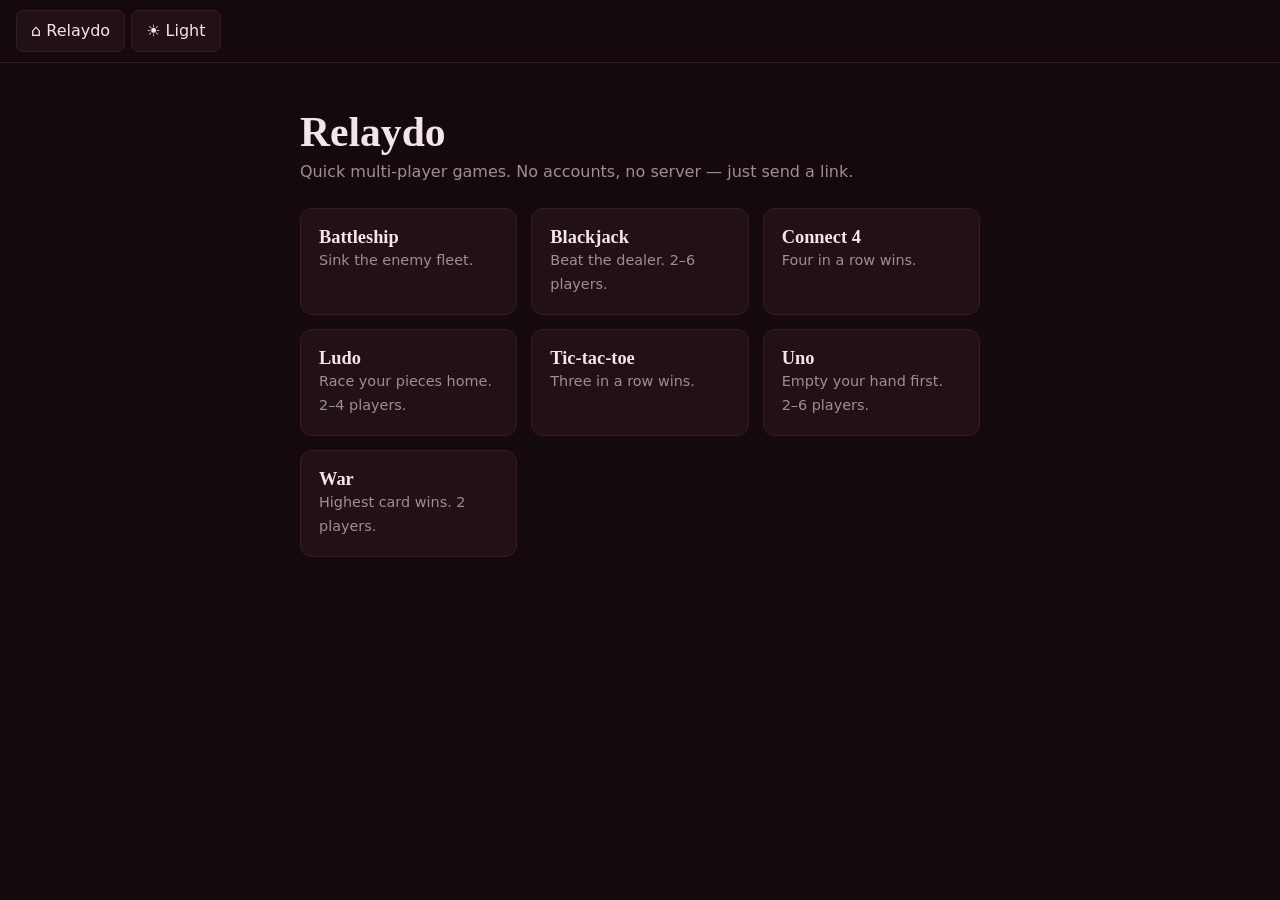
<file: index.html>
<!doctype html><html lang="en"><head><meta charset="utf-8"><meta name="viewport" content="width=device-width,initial-scale=1">
<title>Relaydo · tiny multiplayer games over Nostr</title><link rel="stylesheet" href="css/style.css"><script src="js/theme.js"></script></head><body>
<header class="bar" id="bar"></header>
<main class="wrap"><h1>Relaydo</h1>
<p class="lead">Quick multi-player games. No accounts, no server — just send a link.</p>
<div class="grid">
 <a class="card" href="battleship/"><b>Battleship</b><span>Sink the enemy fleet.</span></a>
 <a class="card" href="blackjack/"><b>Blackjack</b><span>Beat the dealer. 2–6 players.</span></a>
 <a class="card" href="connect4/"><b>Connect 4</b><span>Four in a row wins.</span></a>
 <a class="card" href="ludo/"><b>Ludo</b><span>Race your pieces home. 2–4 players.</span></a>
 <a class="card" href="tictactoe/"><b>Tic-tac-toe</b><span>Three in a row wins.</span></a>
 <a class="card" href="uno/"><b>Uno</b><span>Empty your hand first. 2–6 players.</span></a>
 <a class="card" href="war/"><b>War</b><span>Highest card wins. 2 players.</span></a>
</div></main>
<script>document.getElementById('bar').appendChild(leftCluster('./'))</script>
</body></html>
</file>
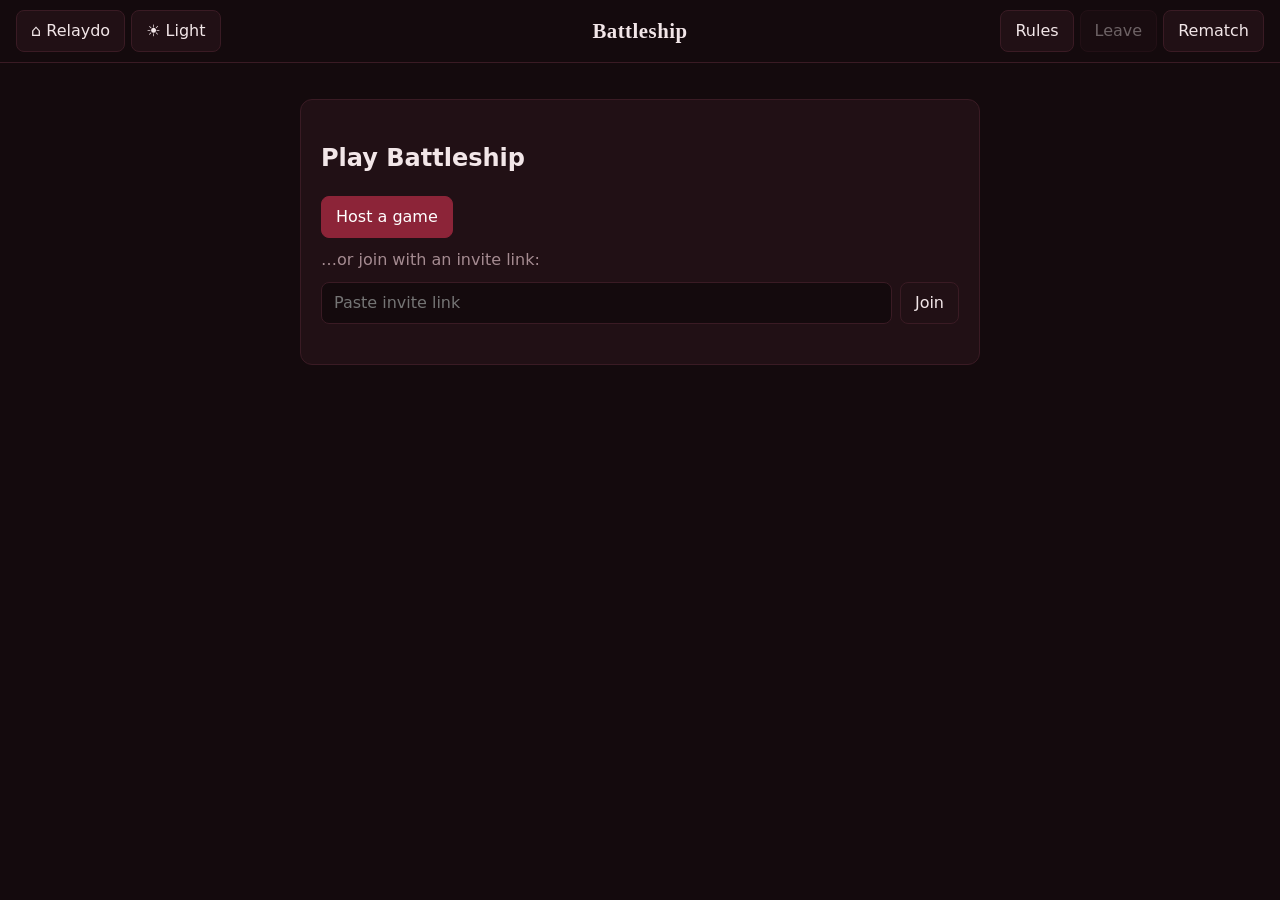
<file: battleship/index.html>
<!doctype html><html lang="en"><head><meta charset="utf-8"><meta name="viewport" content="width=device-width,initial-scale=1">
<title>Battleship · Relaydo</title><link rel="stylesheet" href="../css/style.css"><script src="../js/theme.js"></script><link rel="stylesheet" href="battleship.css"></head><body>
<header class="bar" id="bar"></header>
<main class="wrap">
 <section id="lobby" class="panel">
  <div id="choose"><h2>Play Battleship</h2>
   <div class="row"><button id="host" class="primary">Host a game</button></div>
   <p class="status">…or join with an invite link:</p>
   <div class="row"><input type="text" id="joinlink" placeholder="Paste invite link"><button id="join">Join</button></div></div>
  <div id="invite-box" class="hidden"><div class="row"><input type="text" id="invite" readonly><button id="copy">Copy</button></div></div>
  <div class="row"><button id="start" class="primary hidden">Start game</button></div>
  <p class="status" id="status"></p><p class="status" id="relays"></p>
 </section>
 <section id="game" class="hidden">
  <div class="turn" id="gstatus"></div><div class="status" id="log" style="text-align:center"></div>
  <div id="setup" class="panel"><p class="status">Pick a ship, then click the grid to place it (click a placed ship to pick it up again). Or let the app shuffle for you.</p>
   <div class="row" id="ships"></div>
   <div class="row"><button id="rot">Direction: Horizontal</button><button id="rand">🎲 Random</button><button id="clear">Clear</button><button id="ready" class="primary" disabled>Ready</button></div></div>
  <div id="enemywrap" class="hidden"><h3>Enemy waters</h3><div id="enemy" class="bs"></div></div>
  <h3>Your fleet</h3><div id="own" class="bs"></div>
 </section>
 <dialog id="rules"></dialog>
</main>
<script type="module" src="battleship.js"></script></body></html>
</file>
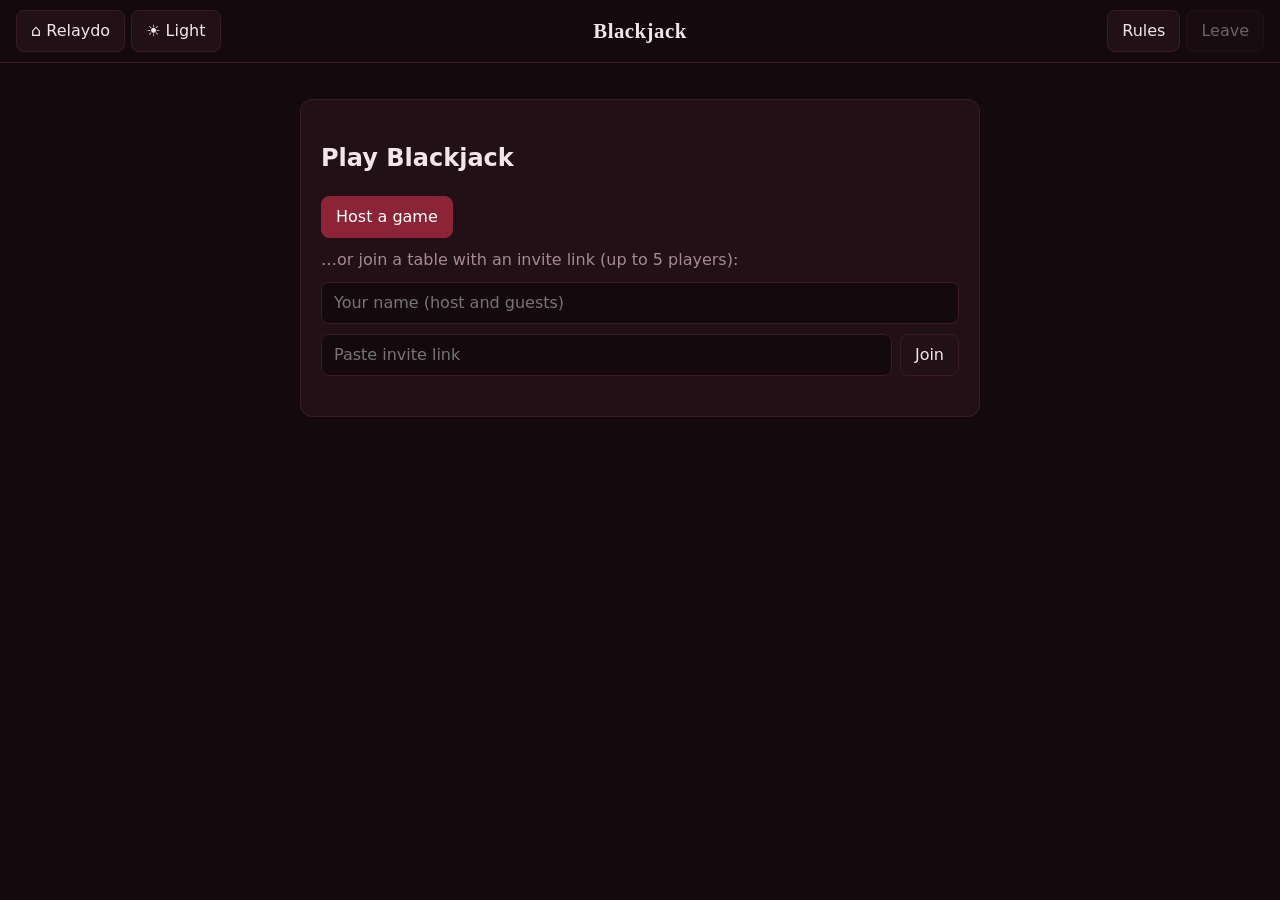
<file: blackjack/index.html>
<!doctype html><html lang="en"><head><meta charset="utf-8"><meta name="viewport" content="width=device-width,initial-scale=1">
<title>Blackjack · Relaydo</title><link rel="stylesheet" href="../css/style.css"><script src="../js/theme.js"></script><link rel="stylesheet" href="blackjack.css"></head><body>
<header class="bar" id="bar"></header>
<main class="wrap">
 <section id="lobby" class="panel">
  <div id="choose"><h2>Play Blackjack</h2>
   <div class="row"><button id="host" class="primary">Host a game</button></div>
   <p class="status">…or join a table with an invite link (up to 5 players):</p>
   <div class="row"><input type="text" id="myname" maxlength="16" placeholder="Your name (host and guests)"></div>
   <div class="row"><input type="text" id="joinlink" placeholder="Paste invite link"><button id="join">Join</button></div></div>
  <div id="invite-box" class="hidden"><div class="row"><input type="text" id="invite" readonly><button id="copy">Copy</button></div></div>
  <div class="row"><button id="start" class="primary hidden">Start game</button></div>
  <p class="status" id="status"></p><p class="status" id="relays"></p>
 </section>
 <section id="game" class="hidden"><div class="turn" id="gstatus"></div>
  <div class="seat" id="dealer"></div><div id="seats"></div>
  <div class="row ctl"><button id="deal" class="primary hidden">Deal</button><button id="hit" class="primary hidden">Hit</button><button id="stand" class="hidden">Stand</button></div>
 </section>
 <dialog id="rules"></dialog>
</main>
<script type="module" src="blackjack.js"></script></body></html>
</file>
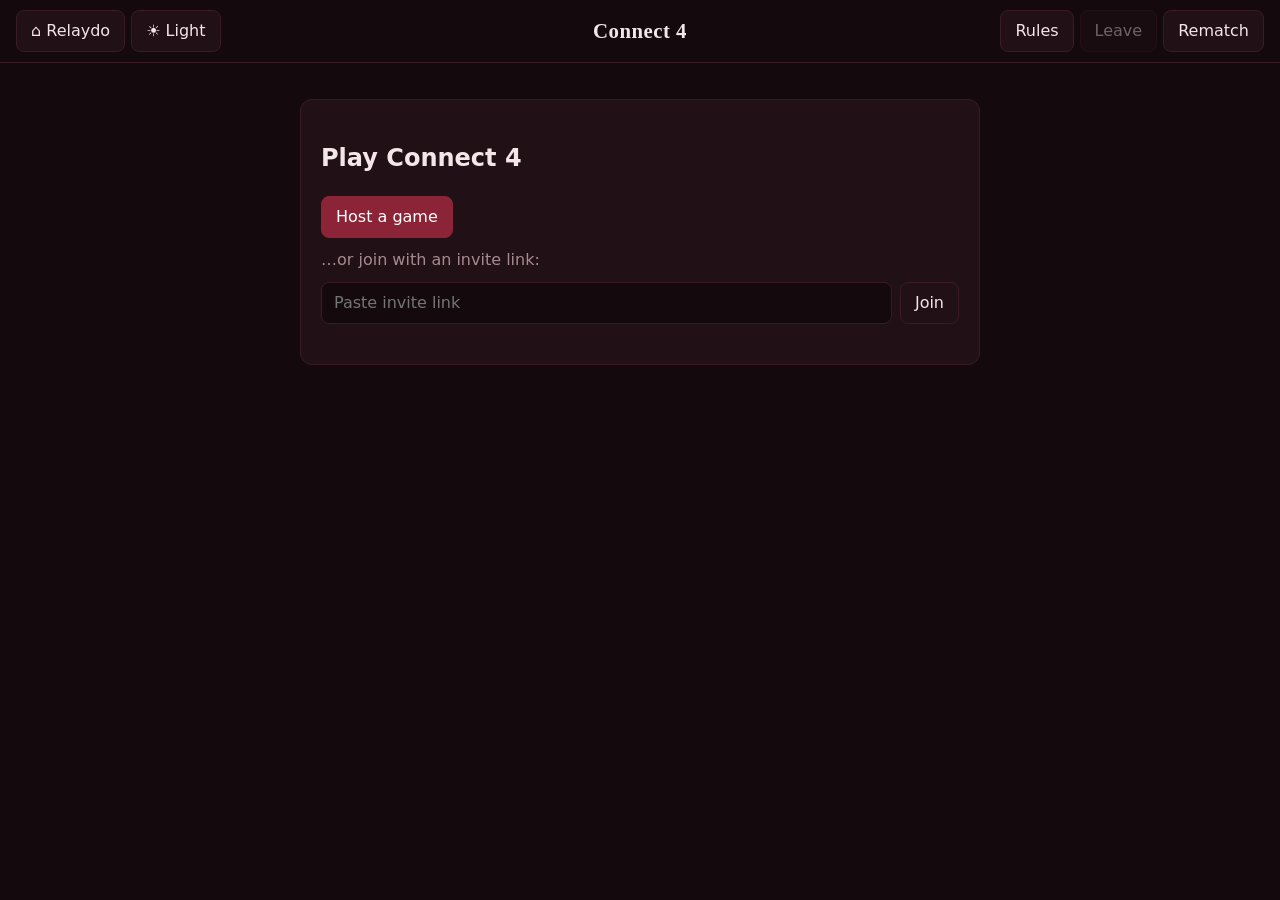
<file: connect4/index.html>
<!doctype html><html lang="en"><head><meta charset="utf-8"><meta name="viewport" content="width=device-width,initial-scale=1">
<title>Connect 4 · Relaydo</title><link rel="stylesheet" href="../css/style.css"><script src="../js/theme.js"></script><link rel="stylesheet" href="connect4.css"></head><body>
<header class="bar" id="bar"></header>
<main class="wrap">
 <section id="lobby" class="panel">
  <div id="choose"><h2>Play Connect 4</h2>
   <div class="row"><button id="host" class="primary">Host a game</button></div>
   <p class="status">…or join with an invite link:</p>
   <div class="row"><input type="text" id="joinlink" placeholder="Paste invite link"><button id="join">Join</button></div></div>
  <div id="invite-box" class="hidden"><div class="row"><input type="text" id="invite" readonly><button id="copy">Copy</button></div></div>
  <div class="row"><button id="start" class="primary hidden">Start game</button></div>
  <p class="status" id="status"></p><p class="status" id="relays"></p>
 </section>
 <section id="game" class="hidden"><div class="turn" id="gstatus"></div><div id="board"></div></section>
 <dialog id="rules"></dialog>
</main>
<script type="module" src="connect4.js"></script></body></html>
</file>
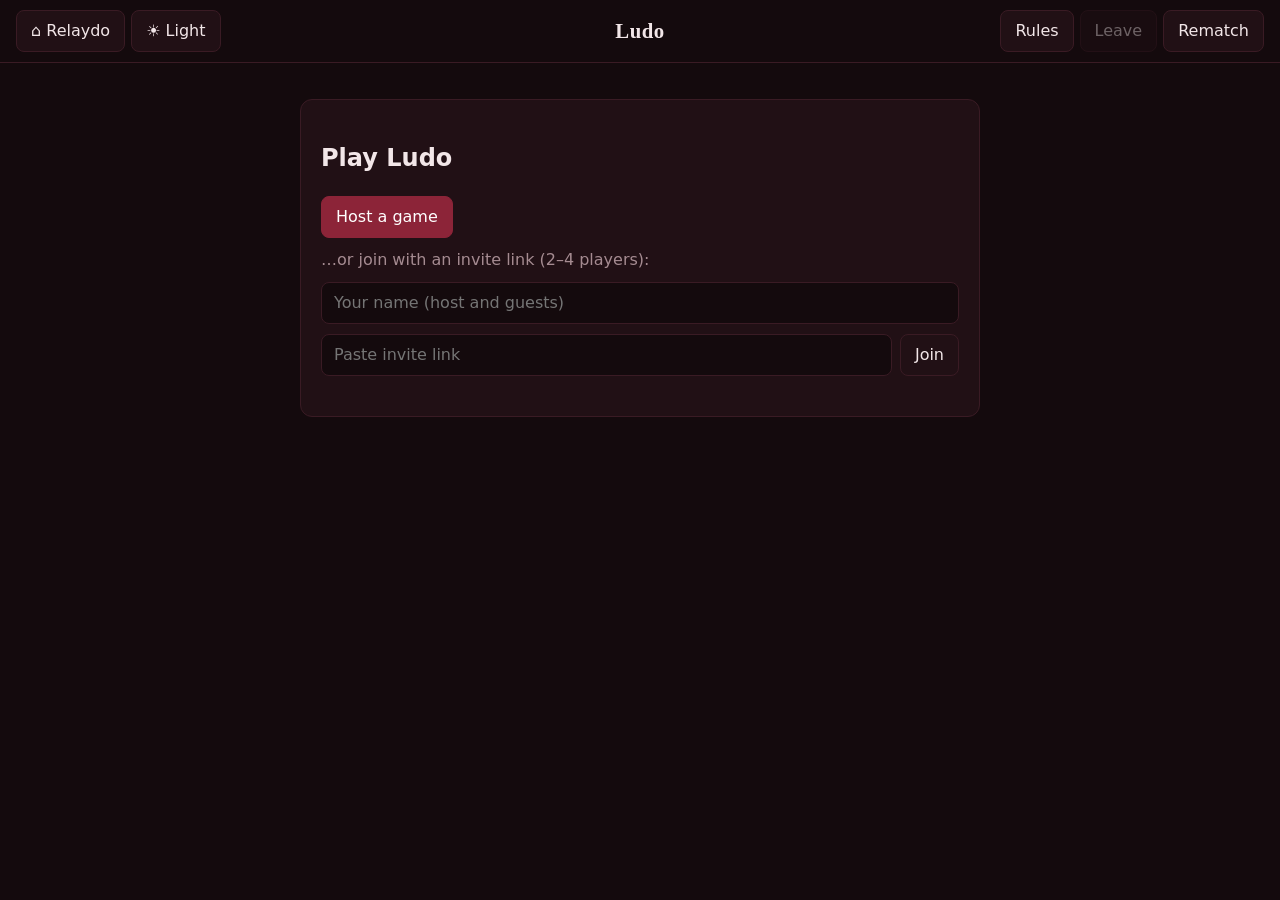
<file: ludo/index.html>
<!doctype html><html lang="en"><head><meta charset="utf-8"><meta name="viewport" content="width=device-width,initial-scale=1">
<title>Ludo · Relaydo</title><link rel="stylesheet" href="../css/style.css"><script src="../js/theme.js"></script><link rel="stylesheet" href="ludo.css"></head><body>
<header class="bar" id="bar"></header>
<main class="wrap">
 <section id="lobby" class="panel">
  <div id="choose"><h2>Play Ludo</h2>
   <div class="row"><button id="host" class="primary">Host a game</button></div>
   <p class="status">…or join with an invite link (2–4 players):</p>
   <div class="row"><input type="text" id="myname" maxlength="16" placeholder="Your name (host and guests)"></div>
   <div class="row"><input type="text" id="joinlink" placeholder="Paste invite link"><button id="join">Join</button></div></div>
  <div id="invite-box" class="hidden"><div class="row"><input type="text" id="invite" readonly><button id="copy">Copy</button></div></div>
  <div class="row"><button id="start" class="primary hidden">Start game</button></div>
  <p class="status" id="status"></p><p class="status" id="relays"></p>
 </section>
 <section id="game" class="hidden"><div class="turn" id="gstatus"></div>
  <div class="plist" id="plist"></div>
  <div class="status" id="log" style="text-align:center"></div>
  <div id="board"></div>
 </section>
 <dialog id="rules"></dialog>
</main>
<script type="module" src="ludo.js"></script></body></html>
</file>
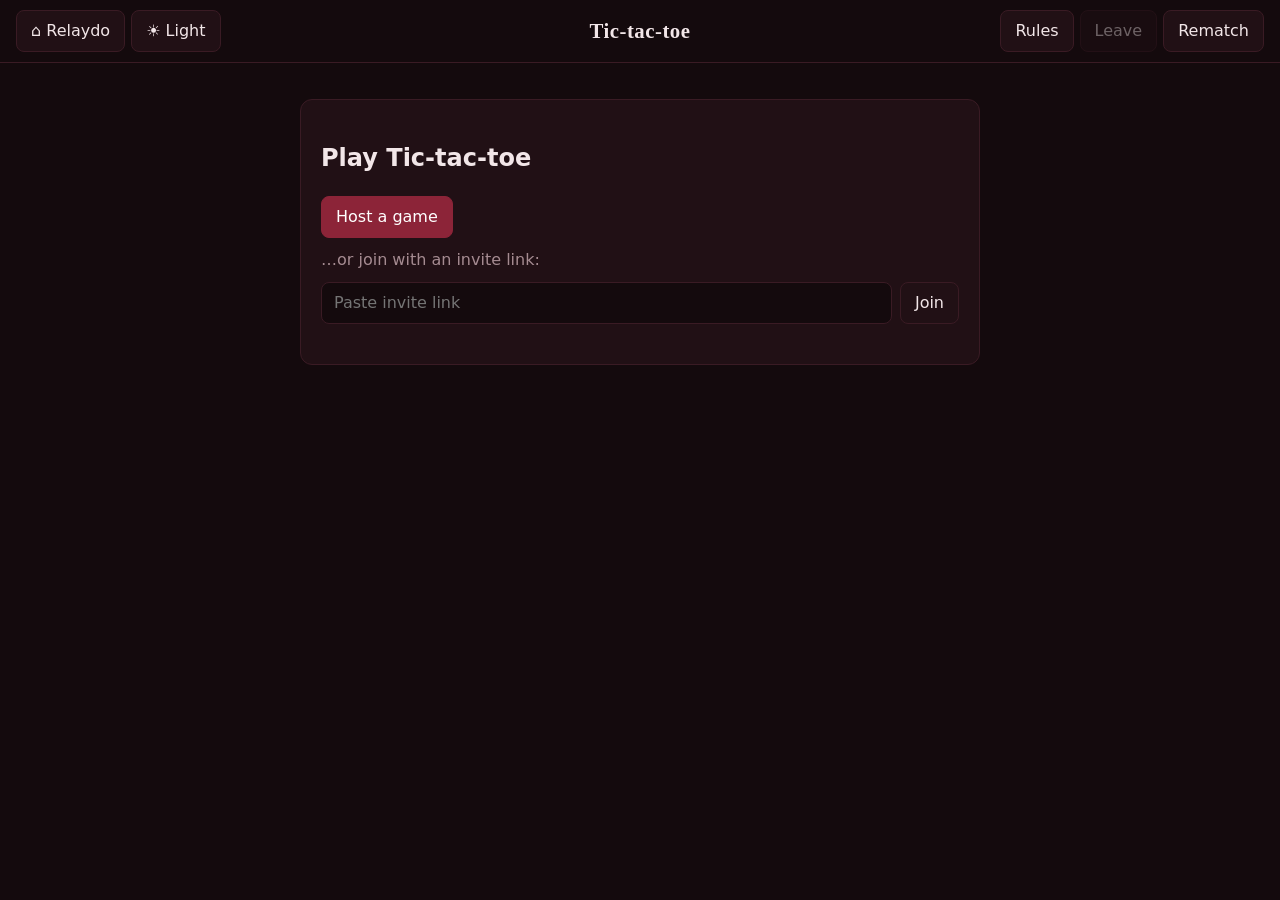
<file: tictactoe/index.html>
<!doctype html><html lang="en"><head><meta charset="utf-8"><meta name="viewport" content="width=device-width,initial-scale=1">
<title>Tic-tac-toe · Relaydo</title><link rel="stylesheet" href="../css/style.css"><script src="../js/theme.js"></script><link rel="stylesheet" href="tictactoe.css"></head><body>
<header class="bar" id="bar"></header>
<main class="wrap">
 <section id="lobby" class="panel">
  <div id="choose"><h2>Play Tic-tac-toe</h2>
   <div class="row"><button id="host" class="primary">Host a game</button></div>
   <p class="status">…or join with an invite link:</p>
   <div class="row"><input type="text" id="joinlink" placeholder="Paste invite link"><button id="join">Join</button></div></div>
  <div id="invite-box" class="hidden"><div class="row"><input type="text" id="invite" readonly><button id="copy">Copy</button></div></div>
  <div class="row"><button id="start" class="primary hidden">Start game</button></div>
  <p class="status" id="status"></p><p class="status" id="relays"></p>
 </section>
 <section id="game" class="hidden"><div class="turn" id="gstatus"></div><div id="ttt"></div></section>
 <dialog id="rules"></dialog>
</main>
<script type="module" src="tictactoe.js"></script></body></html>
</file>
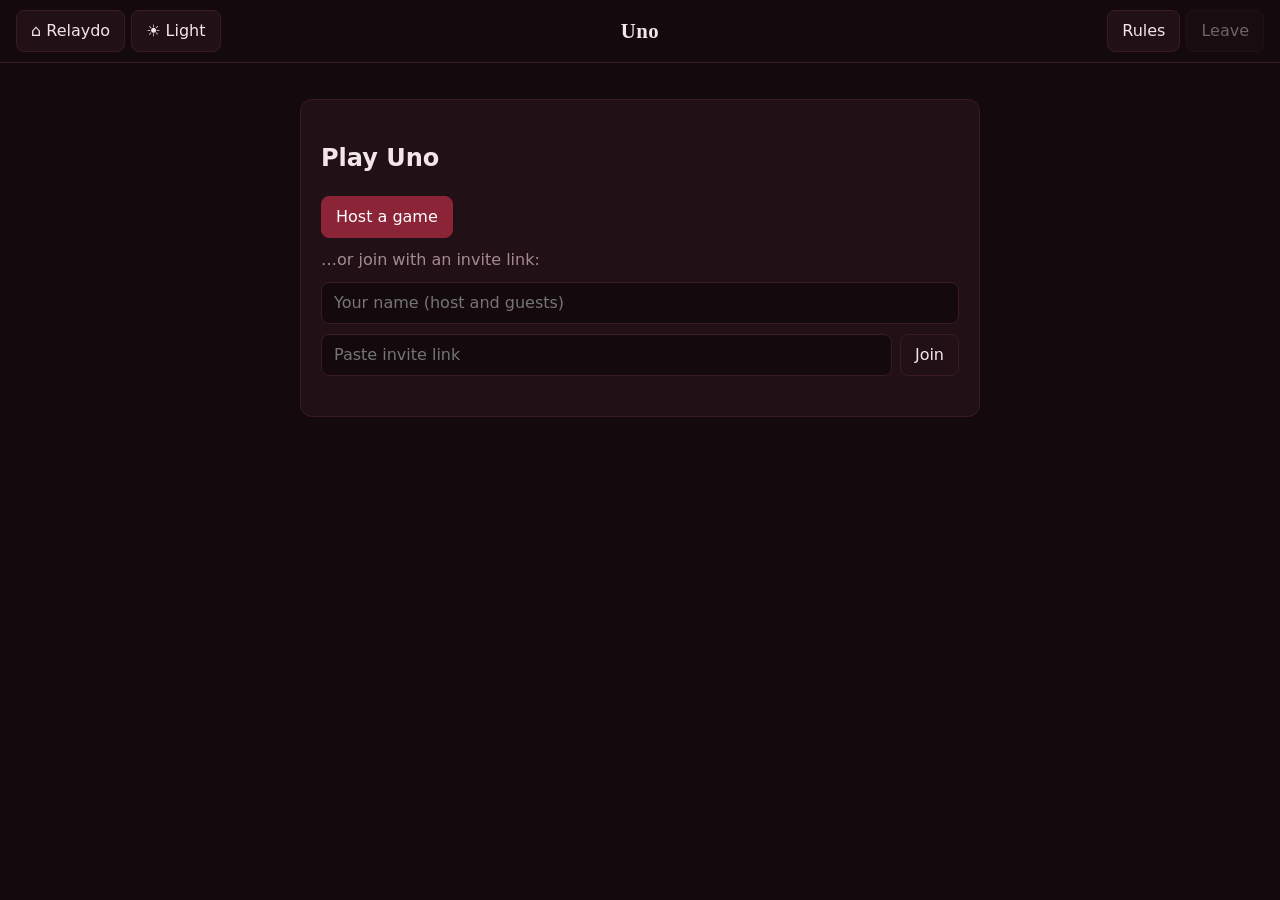
<file: uno/index.html>
<!doctype html><html lang="en"><head><meta charset="utf-8"><meta name="viewport" content="width=device-width,initial-scale=1">
<title>Uno · Relaydo</title><link rel="stylesheet" href="../css/style.css"><script src="../js/theme.js"></script><link rel="stylesheet" href="uno.css"></head><body>
<header class="bar" id="bar"></header>
<main class="wrap">
 <section id="lobby" class="panel">
  <div id="choose"><h2>Play Uno</h2>
   <div class="row"><button id="host" class="primary">Host a game</button></div>
   <p class="status">…or join with an invite link:</p>
   <div class="row"><input type="text" id="myname" maxlength="16" placeholder="Your name (host and guests)"></div>
   <div class="row"><input type="text" id="joinlink" placeholder="Paste invite link"><button id="join">Join</button></div></div>
  <div id="invite-box" class="hidden"><div class="row"><input type="text" id="invite" readonly><button id="copy">Copy</button></div></div>
  <div class="row"><button id="start" class="primary hidden">Start game</button></div>
  <p class="status" id="status"></p><p class="status" id="relays"></p>
 </section>
 <section id="game" class="hidden"><div class="turn" id="gstatus"></div>
  <div id="plist" class="plist"></div>
  <div class="tablecard"><div id="topcard"></div></div>
  <div id="colors" class="row ctl hidden"></div>
  <div class="row ctl"><button id="deal" class="primary hidden">Start round</button><button id="draw" class="hidden">Draw</button><button id="pass" class="hidden">Pass</button></div>
  <h3>Your hand</h3><div id="hand" class="hand"></div>
 </section>
 <dialog id="rules"></dialog>
</main>
<script type="module" src="uno.js"></script></body></html>
</file>
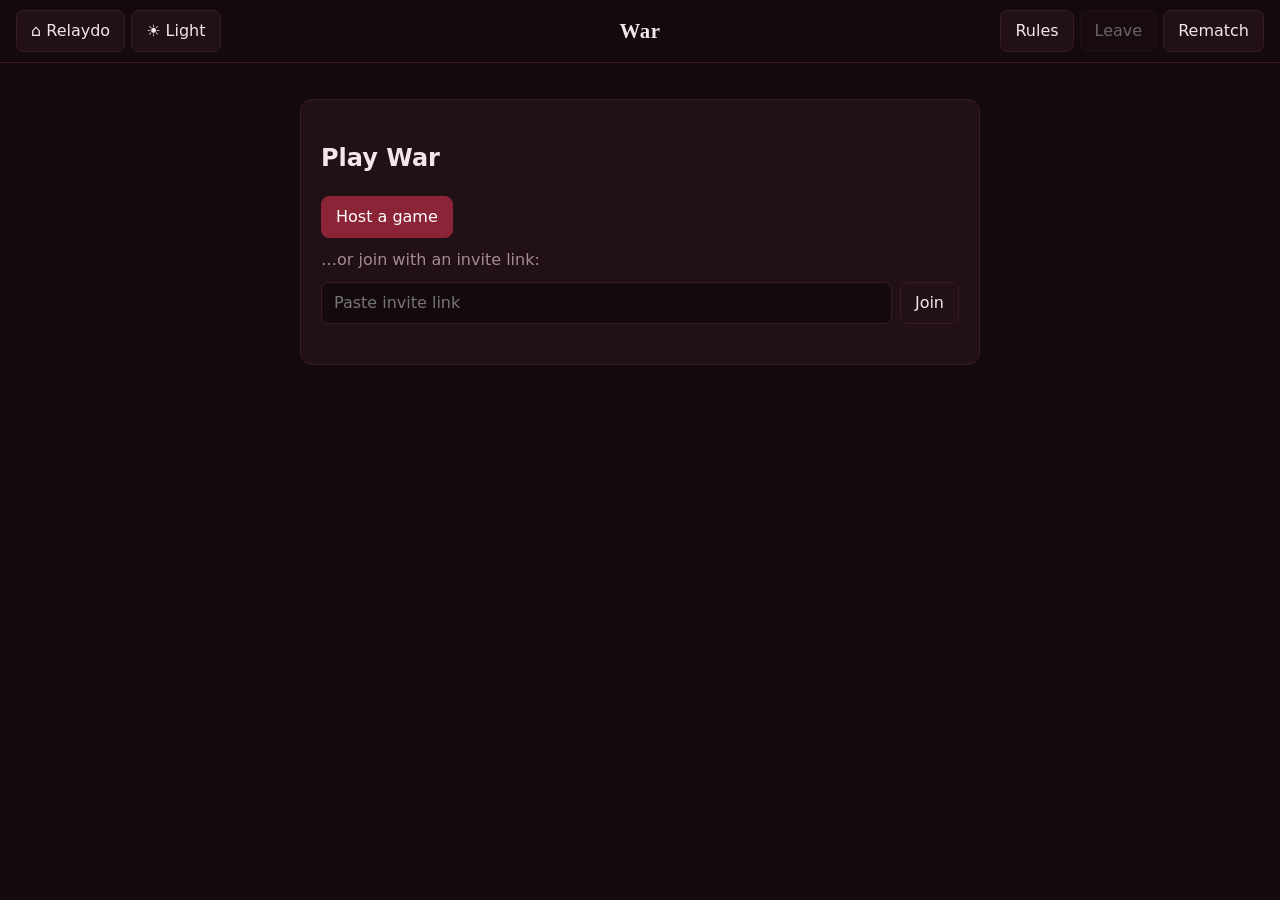
<file: war/index.html>
<!doctype html><html lang="en"><head><meta charset="utf-8"><meta name="viewport" content="width=device-width,initial-scale=1">
<title>War · Relaydo</title><link rel="stylesheet" href="../css/style.css"><script src="../js/theme.js"></script><link rel="stylesheet" href="war.css"></head><body>
<header class="bar" id="bar"></header>
<main class="wrap">
 <section id="lobby" class="panel">
  <div id="choose"><h2>Play War</h2>
   <div class="row"><button id="host" class="primary">Host a game</button></div>
   <p class="status">…or join with an invite link:</p>
   <div class="row"><input type="text" id="joinlink" placeholder="Paste invite link"><button id="join">Join</button></div></div>
  <div id="invite-box" class="hidden"><div class="row"><input type="text" id="invite" readonly><button id="copy">Copy</button></div></div>
  <div class="row"><button id="start" class="primary hidden">Start game</button></div>
  <p class="status" id="status"></p><p class="status" id="relays"></p>
 </section>
 <section id="game" class="hidden"><div class="turn" id="gstatus"></div>
  <div class="seat"><div class="nm" id="oppn"></div><div class="hand" id="opp"></div></div>
  <div class="seat"><div class="nm" id="men"></div><div class="hand" id="mine"></div></div>
  <div class="row ctl"><button id="flip" class="primary">Flip</button><button id="auto">Auto: Off</button></div>
 </section>
 <dialog id="rules"></dialog>
</main>
<script type="module" src="war.js"></script></body></html>
</file>
<file: css/style.css>
:root{--bg:#140a0d;--surface:#211015;--line:#3a1b24;--text:#f2e6e8;--muted:#a58b91;--accent:#8c2438;--accent-hi:#b83450;--p0:#c0364f;--p1:#e8b84a;--hole:#0c0507;--radius:12px}
:root[data-theme=light]{--bg:#f7efef;--surface:#fff;--line:#e3cfd2;--text:#2a1216;--muted:#7a5c62;--accent:#7b1e2e;--accent-hi:#9c2a3f;--p0:#7b1e2e;--p1:#d9a21b;--hole:#ecdcdf}
*{box-sizing:border-box}
body{margin:0;background:var(--bg);color:var(--text);font:16px/1.5 "Trebuchet MS",system-ui,sans-serif;min-height:100vh}
a{color:inherit;text-decoration:none}
.wrap{max-width:720px;margin:0 auto;padding:20px}
header.bar{display:grid;grid-template-columns:1fr auto 1fr;align-items:center;gap:8px;padding:10px 16px;border-bottom:1px solid var(--line)}
header.bar .left{display:flex;gap:6px;align-items:center;justify-self:start}
.brand{display:inline-flex;align-items:center;min-height:40px;font:700 1.05rem Georgia,serif;padding:0 12px;color:var(--text)}
header.bar .title{font:700 1.3rem Georgia,serif;letter-spacing:.5px;text-align:center}
header.bar .actions{display:flex;gap:6px;justify-self:end}
button,.btn{background:var(--surface);color:var(--text);border:1px solid var(--line);border-radius:8px;padding:8px 14px;font:inherit;cursor:pointer}
button:hover,.btn:hover{border-color:var(--accent-hi)}
button.primary{background:var(--accent);border-color:var(--accent);color:#fff}
button.primary:hover{background:var(--accent-hi)}
button:disabled{opacity:.4;cursor:not-allowed}
:focus-visible{outline:2px solid var(--accent-hi);outline-offset:2px}
h1{font:700 2.6rem Georgia,serif;margin:.6em 0 .1em}
.lead{color:var(--muted);margin:0 0 1.5em}
.grid{display:grid;grid-template-columns:repeat(auto-fill,minmax(200px,1fr));gap:14px}
.card{display:block;background:var(--surface);border:1px solid var(--line);border-radius:var(--radius);padding:18px}
a.card:hover{border-color:var(--accent-hi);transform:translateY(-2px);transition:.15s}
.card b{font:700 1.15rem Georgia,serif;display:block}
.card span{color:var(--muted);font-size:.9rem}
.card.soon{opacity:.5}
.panel{background:var(--surface);border:1px solid var(--line);border-radius:var(--radius);padding:20px;margin:16px 0}
.row{display:flex;gap:8px;flex-wrap:wrap;margin:10px 0}
input[type=text]{flex:1;min-width:200px;background:var(--bg);color:var(--text);border:1px solid var(--line);border-radius:8px;padding:8px 12px;font:inherit}
.status{color:var(--muted);margin:8px 0}
.hidden{display:none!important}
dialog{background:var(--surface);color:var(--text);border:1px solid var(--accent);border-radius:var(--radius);max-width:480px}
dialog::backdrop{background:#000a}

button{min-height:40px}
@media (max-width:560px){
  .wrap{padding:14px}
  h1{font-size:2rem}
  header.bar{grid-template-columns:auto 1fr;padding:8px 12px}
  header.bar .title{font-size:1.15rem}
  header.bar .actions{grid-column:1/-1;justify-self:stretch}
  header.bar .actions button{flex:1;padding:8px 6px}
  .panel{padding:14px}
  input[type=text]{min-width:0;width:100%}
  .grid{grid-template-columns:1fr 1fr}
}

/* Game status banner, shared by every game ("Your turn", "Opponent's turn…", results) */
#gstatus{text-align:center;font:700 1.6rem Georgia,serif;margin:12px 0;padding:10px 12px;background:var(--surface);border:1px solid var(--line);border-radius:var(--radius)}
@media (max-width:560px){#gstatus{font-size:1.3rem;padding:8px}}
</file>
<file: battleship/battleship.css>
h3{text-align:center;font:700 1.1rem Georgia,serif;margin:14px 0 4px}
.bs{display:grid;grid-template-columns:repeat(10,1fr);gap:2px;max-width:420px;margin:6px auto 14px;background:var(--accent);padding:4px;border-radius:10px}
.bc{aspect-ratio:1;border:0;padding:0;border-radius:3px;background:var(--hole);position:relative;min-height:0}
.bc.ship{background:color-mix(in srgb,var(--text) 55%,var(--bg))}
.bc.miss::after{content:"";position:absolute;inset:38%;border-radius:50%;background:var(--muted)}
.bc.hit,.bc.sunk{background:var(--p0)}
.bc.sunk{background:color-mix(in srgb,var(--p0) 55%,#000)}
.bc.hit::after,.bc.sunk::after{content:"✕";position:absolute;inset:0;display:flex;align-items:center;justify-content:center;color:#fff;font-weight:700;font-size:.8rem}
#enemy.mine .bc:not(.hit):not(.miss):not(.sunk):hover{background:color-mix(in srgb,var(--hole),var(--text) 25%)}
.sb.placed{opacity:.55}
.sb.sel{background:var(--accent);border-color:var(--accent-hi);color:#fff;opacity:1}
</file>
<file: blackjack/blackjack.css>
.hand{display:flex;gap:6px;flex-wrap:wrap;min-height:76px;align-items:center;margin:6px 0}
.card{width:50px;height:72px;border-radius:7px;background:#f7efef;color:#222;display:inline-flex;flex-direction:column;align-items:center;justify-content:center;font:700 1.15rem Georgia,serif;line-height:1.1;box-shadow:0 1px 4px #0006}
.card small{font-size:1.2rem}
.card.red{color:#b0243a}
.card.back{background:repeating-linear-gradient(45deg,var(--accent),var(--accent) 6px,var(--accent-hi) 6px,var(--accent-hi) 12px);border:2px solid #f7efef}
.seat{background:var(--surface);border:1px solid var(--line);border-radius:var(--radius);padding:12px;margin:10px 0}
.seat.turn{border-color:var(--p1);box-shadow:0 0 0 2px var(--p1)}
.nm{font-weight:700}.tot,.tally{color:var(--muted);font-size:.9rem}
.badge{display:inline-block;margin-left:8px;padding:1px 10px;border-radius:99px;font-size:.85rem;font-weight:700;background:var(--line)}
.badge.win,.badge.blackjack{background:#2f7d4a;color:#fff}.badge.lose,.badge.bust{background:var(--p0);color:#fff}
.ctl{justify-content:center}.ctl button{min-width:110px}
@media (max-width:560px){.card{width:42px;height:60px;font-size:1rem}.card small{font-size:1rem}}
</file>
<file: connect4/connect4.css>
#board{display:grid;grid-template-columns:repeat(7,1fr);gap:6px;background:var(--accent);padding:10px;border-radius:14px;max-width:520px;margin:12px auto}
.cell{aspect-ratio:1;border-radius:50%;background:var(--hole);border:0;padding:0}
.cell.p0{background:var(--p0)}.cell.p1{background:var(--p1)}
.cell.win{box-shadow:0 0 0 4px var(--text)}
#board.mine .cell:not(.p0):not(.p1):hover{background:color-mix(in srgb,var(--hole),var(--text) 18%)}
.dot{display:inline-block;width:.9em;height:.9em;border-radius:50%;vertical-align:-.1em}
@media (max-width:560px){#board{gap:4px;padding:6px;border-radius:10px}}
</file>
<file: ludo/ludo.css>
.plist{display:flex;flex-wrap:wrap;gap:6px;justify-content:center;margin:8px 0}
.pl{background:var(--surface);border:1px solid var(--line);border-radius:99px;padding:3px 12px;font-size:.9rem}
.pl.cur{border-color:var(--p1);box-shadow:0 0 0 2px var(--p1);font-weight:700}
.pl i{display:inline-block;width:.8em;height:.8em;border-radius:50%;margin-right:5px}
:root{--k0:#c8323c;--k1:#2f9e5a;--k2:#e8b84a;--k3:#2f6fc9;--route:#51454a;--blank:#241a1e}
:root[data-theme=light]{--route:#fff;--blank:#e6d8db}
#board{display:grid;grid-template-columns:repeat(15,var(--c,20px));grid-template-rows:repeat(15,var(--c,20px));gap:0;padding:var(--p,2px);width:calc(15*var(--c,20px) + 2*var(--p,2px));height:calc(15*var(--c,20px) + 2*var(--p,2px));margin:8px auto;background:var(--line);border-radius:10px} /* --c/--p are set by fit() in ludo.js (whole device pixels). Dividers are cell borders, not gaps, so they can never be rounded away. */ /* --c/--g/--p are set by fit() in ludo.js so every cell and divider is a whole number of device pixels */
.cell{border-right:1px solid var(--line);border-bottom:1px solid var(--line);min-width:0;min-height:0;display:flex;flex-wrap:wrap;align-items:center;justify-content:center;position:relative;overflow:hidden;background:var(--blank)}
.cell.tr{background:var(--route)}
.cell.star::before{content:"★";position:absolute;color:#fff;font-size:.8rem;opacity:.55}
:root[data-theme=light] .cell.star::before{color:#777}
.cell.st0,.cell.hc0,.cell.rc0{background:var(--k0)}.cell.st1,.cell.hc1,.cell.rc1{background:var(--k1)}
.cell.st2,.cell.hc2,.cell.rc2{background:var(--k2)}.cell.st3,.cell.hc3,.cell.rc3{background:var(--k3)}
/* 6x6 home: coloured outer ring, route-coloured inside, pieces on the middle 2x2 */
.cell.yin{background:var(--route)}
.cell.slot::before{content:"";position:absolute;inset:14%;border-radius:50%;background:rgba(0,0,0,.2)}
#centre{grid-area:7/7/10/10;border-right:1px solid var(--line);border-bottom:1px solid var(--line);min-width:0;min-height:0;overflow:hidden;display:flex;align-items:center;justify-content:center;background:conic-gradient(var(--k1) 0 25%,var(--k2) 0 50%,var(--k3) 0 75%,var(--k0) 0)}
.cc{width:80%;aspect-ratio:1;border-radius:50%;background:var(--surface);color:var(--text);display:flex;flex-direction:column;align-items:center;justify-content:center;text-align:center;line-height:1.1;overflow:hidden;box-shadow:0 0 0 3px #fff9}
.cc button{width:100%;height:100%;min-height:0;border-radius:50%;padding:4px;font-weight:700;font-size:.85rem}
.cc .big{font:700 2.4rem Georgia,serif}
.cc small{font-size:.7rem;color:var(--muted);padding:0 6px}
.cc i{display:inline-block;width:.9em;height:.9em;border-radius:50%;margin-bottom:3px}
.pc{width:80%;height:auto;aspect-ratio:1;min-height:0;min-width:0;padding:0;border-radius:50%;border:2px solid #f7efef;box-shadow:0 1px 3px #0008;cursor:default;position:relative;z-index:1}
.cell.multi .pc{width:46%;border-width:1px}
.pc.k0{background:var(--k0)}.pc.k1{background:var(--k1)}.pc.k2{background:var(--k2)}.pc.k3{background:var(--k3)}
.pc.sel{cursor:pointer;animation:pulse .9s infinite alternate;border-color:#fff}
@keyframes pulse{to{box-shadow:0 0 0 4px #fff,0 0 8px 4px #fff8}}
@media (max-width:560px){.cc .big{font-size:1.7rem}.cc button{font-size:.65rem}.cc small{font-size:.6rem}}
</file>
<file: tictactoe/tictactoe.css>
#ttt{display:grid;grid-template-columns:repeat(3,1fr);gap:8px;max-width:360px;margin:14px auto;background:var(--accent);padding:8px;border-radius:14px}
.sq{aspect-ratio:1;border:0;border-radius:10px;background:var(--bg);font:700 clamp(2.6rem,14vw,4.5rem) Georgia,serif;line-height:1;padding:0;color:var(--text)}
.sq.p0{color:var(--p0)}.sq.p1{color:var(--p1)}
.sq.win{box-shadow:inset 0 0 0 4px var(--text)}
#ttt.mine .sq:empty:hover{background:var(--surface)}
</file>
<file: uno/uno.css>
h3{text-align:center;font:700 1.1rem Georgia,serif;margin:14px 0 4px}
.plist{display:flex;flex-wrap:wrap;gap:6px;justify-content:center;margin:8px 0}
.pl{background:var(--surface);border:1px solid var(--line);border-radius:99px;padding:3px 12px;font-size:.9rem}
.pl.cur{border-color:var(--p1);box-shadow:0 0 0 2px var(--p1);font-weight:700}
.tablecard{display:flex;justify-content:center;align-items:center;gap:14px;margin:10px 0;min-height:86px}
.hand{display:flex;flex-wrap:wrap;gap:6px;justify-content:center}
.uc{display:inline-flex;align-items:center;justify-content:center;width:54px;height:80px;padding:0;border-radius:9px;border:3px solid #f7efef;color:#fff;font:700 1.3rem Georgia,serif;box-shadow:0 1px 4px #0006}
.uc.c0{background:#c8323c}.uc.c1{background:#e8b84a;color:#222}.uc.c2{background:#2f9e5a}.uc.c3{background:#2f6fc9}
.uc.c4{background:conic-gradient(#c8323c 0 25%,#e8b84a 0 50%,#2f9e5a 0 75%,#2f6fc9 0);text-shadow:0 0 4px #000}
button.uc{cursor:pointer}button.uc.dim{opacity:.4}
.dot{width:1.4em;height:1.4em;border:2px solid #f7efef}
.ctl{justify-content:center}.ctl button{min-width:100px}
@media (max-width:560px){.uc{width:44px;height:66px;font-size:1.05rem}}
</file>
<file: war/war.css>
.hand{display:flex;gap:6px;flex-wrap:wrap;min-height:76px;align-items:center;margin:6px 0}
.card{width:50px;height:72px;border-radius:7px;background:#f7efef;color:#222;display:inline-flex;flex-direction:column;align-items:center;justify-content:center;font:700 1.15rem Georgia,serif;line-height:1.1;box-shadow:0 1px 4px #0006}
.card small{font-size:1.2rem}.card.red{color:#b0243a}
.card.back{background:repeating-linear-gradient(45deg,var(--accent),var(--accent) 6px,var(--accent-hi) 6px,var(--accent-hi) 12px);border:2px solid #f7efef;width:34px}
.seat{background:var(--surface);border:1px solid var(--line);border-radius:var(--radius);padding:12px;margin:10px 0}
.nm{font-weight:700}
.ctl{justify-content:center}.ctl button{min-width:110px}
@media (max-width:560px){.card{width:42px;height:60px;font-size:1rem}.card.back{width:28px}.card small{font-size:1rem}}
</file>
